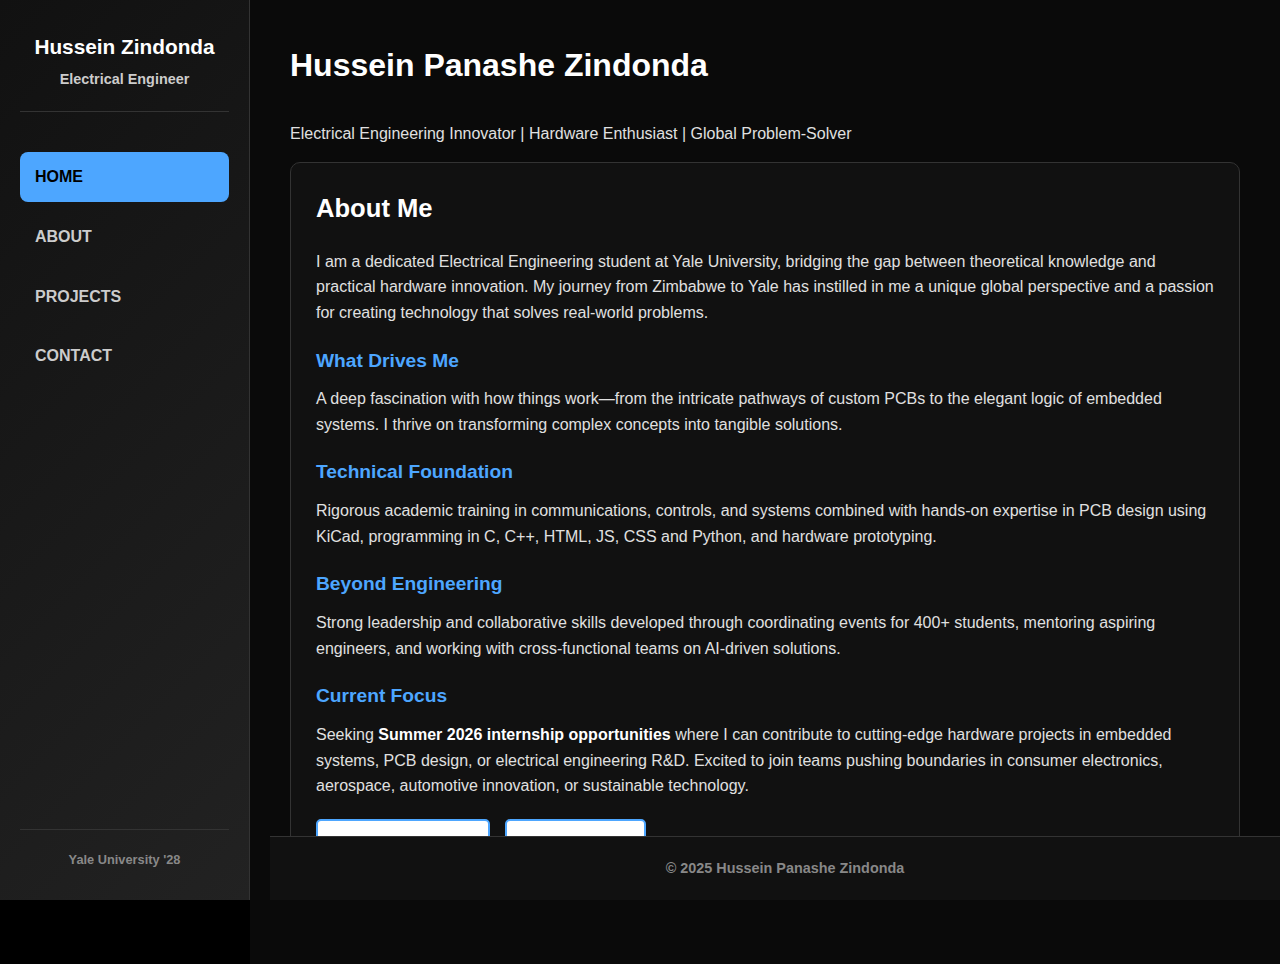
<file: index.html>
<!DOCTYPE html>
<html lang="en">
<head>
    <meta charset="UTF-8">
    <meta name="viewport" content="width=device-width, initial-scale=1.0">
    <title>My Portfolio - Home</title>
    <link rel="stylesheet" href="style.css">
</head>
<body>
    <button class="sidebar-toggle">☰</button>
    
    <!-- Sidebar -->
    <nav class="sidebar">
        <div class="sidebar-header">
            <h2>Hussein Zindonda</h2>
            <p>Electrical Engineer</p>
        </div>
        <ul class="sidebar-menu">
            <li><a href="index.html" class="active">HOME</a></li>
            <li><a href="about.html">ABOUT</a></li>
            <li><a href="projects.html">PROJECTS</a></li>
            <li><a href="contact.html">CONTACT</a></li>
        </ul>
        <footer>
            <p>&copy; 2025 Hussein Panashe Zindonda</p>
        </footer>
        <div class="sidebar-footer">
            <p>Yale University '28</p>
        </div>
    </nav>

    <!-- Main Content -->
   
    <main class="main-content">
        <div class="hero-section">
            <div class="hero-text">
                <h1>Hussein Panashe Zindonda</h1>
                <p class="hero-tagline">Electrical Engineering Innovator | Hardware Enthusiast | Global Problem-Solver</p>
            </div>
        </div>
        <div class="content-card">
            <div class="card-content">
                <h2>About Me</h2>
                <div class="summary-section">
                    <p class="summary-intro">I am a dedicated Electrical Engineering student at Yale University, bridging the gap between theoretical knowledge and practical hardware innovation. My journey from Zimbabwe to Yale has instilled in me a unique global perspective and a passion for creating technology that solves real-world problems.</p>
                    
                    <div class="highlight-grid">
                        <div class="highlight-item">
                            <h3>What Drives Me</h3>
                            <p>A deep fascination with how things work—from the intricate pathways of custom PCBs to the elegant logic of embedded systems. I thrive on transforming complex concepts into tangible solutions.</p>
                        </div>
                        
                        <div class="highlight-item">
                            <h3>Technical Foundation</h3>
                            <p>Rigorous academic training in communications, controls, and systems combined with hands-on expertise in PCB design using KiCad, programming in C, C++, HTML, JS, CSS and Python, and hardware prototyping.</p>
                        </div>
                        
                        <div class="highlight-item">
                            <h3>Beyond Engineering</h3>
                            <p>Strong leadership and collaborative skills developed through coordinating events for 400+ students, mentoring aspiring engineers, and working with cross-functional teams on AI-driven solutions.</p>
                        </div>
                    </div>
                    
                    <div class="current-focus">
                        <h3>Current Focus</h3>
                        <p>Seeking <strong>Summer 2026 internship opportunities</strong> where I can contribute to cutting-edge hardware projects in embedded systems, PCB design, or electrical engineering R&D. Excited to join teams pushing boundaries in consumer electronics, aerospace, automotive innovation, or sustainable technology.</p>
                    </div>
                </div>
                <div class="action-links">
                    <a href="projects.html" class="btn">View My Projects</a>
                    <a href="contact.html" class="btn">Get In Touch</a>
                </div>
            </div>
        </div>
    </main>
    <script>
        document.querySelector('.sidebar-toggle').addEventListener('click', function() {
            document.querySelector('.sidebar').classList.toggle('active');
        });
    </script>
    
</body>
</html>
</file>
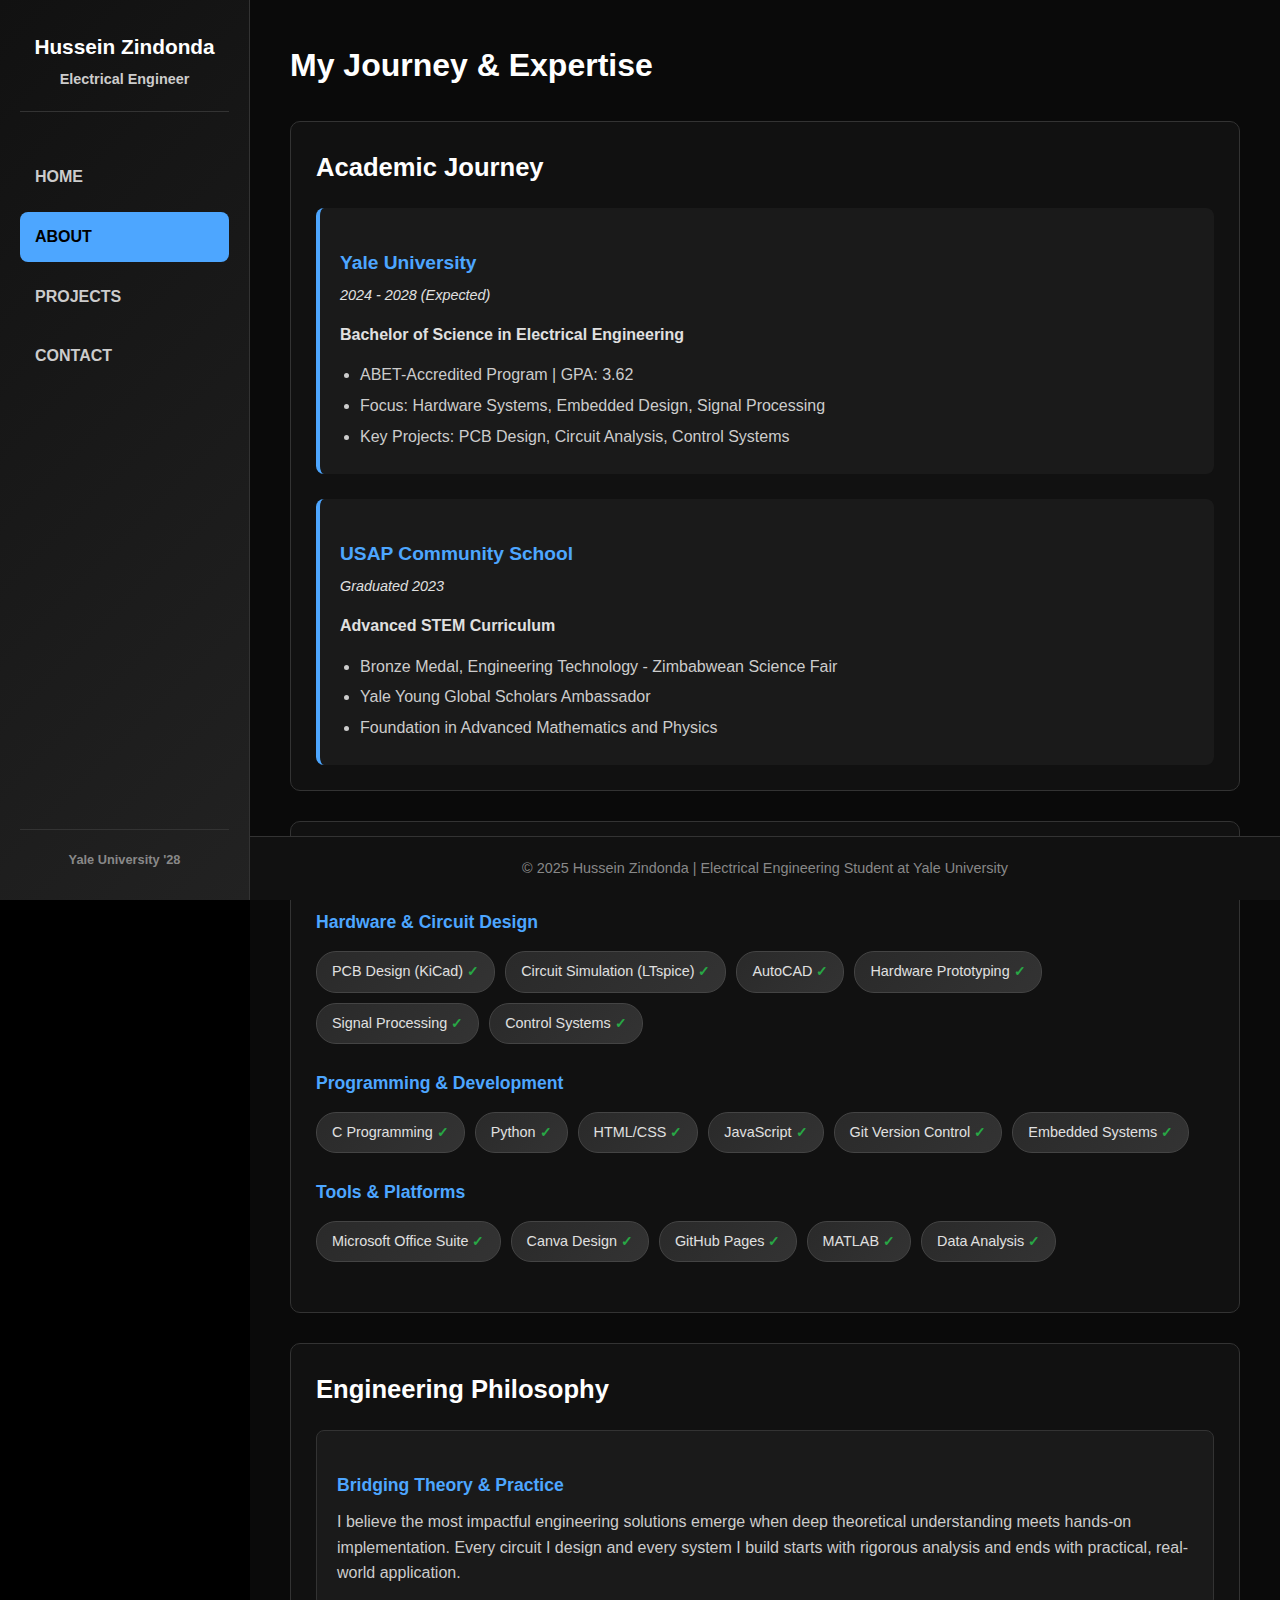
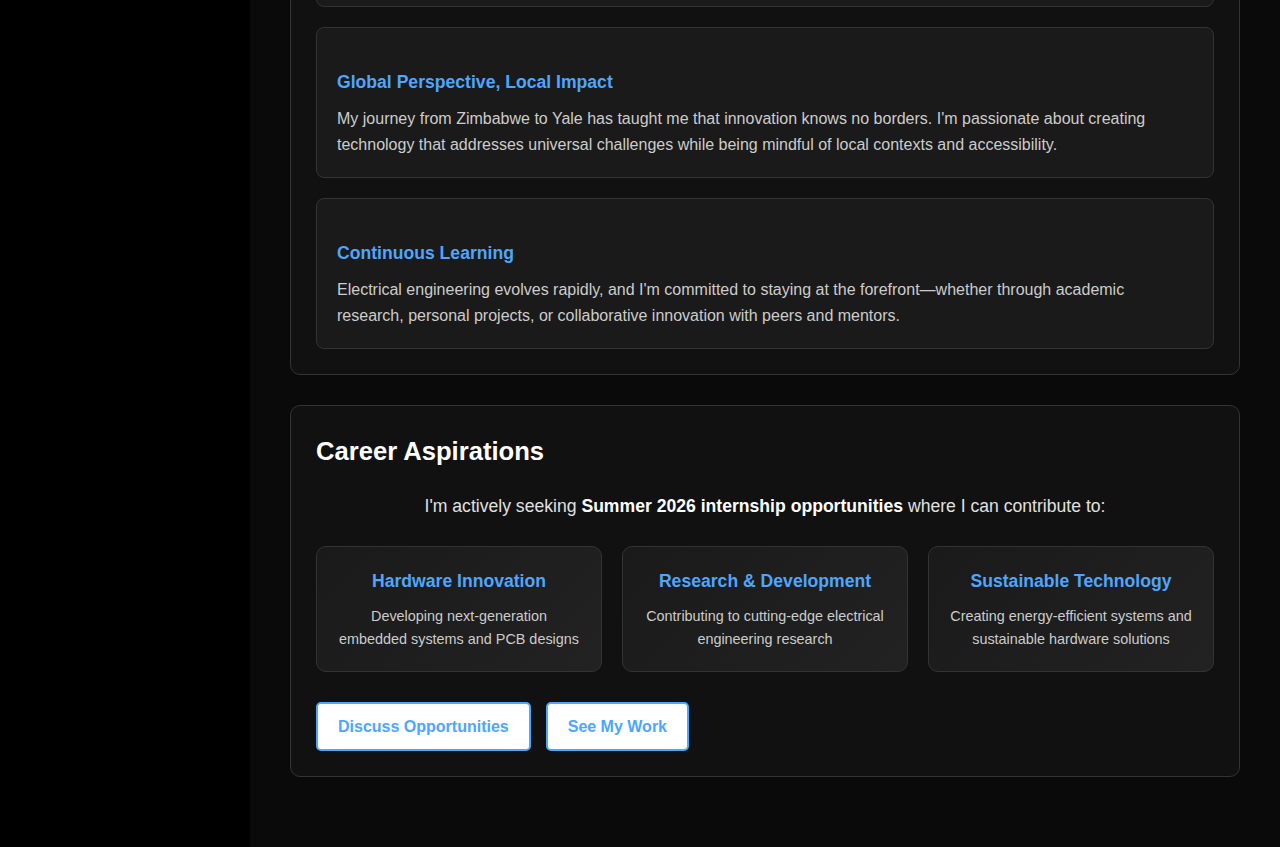
<file: about.html>
<!DOCTYPE html>
<html lang="en">
<head>
    <meta charset="UTF-8">
    <meta name="viewport" content="width=device-width, initial-scale=1.0">
    <title>My Portfolio - About</title>
    <link rel="stylesheet" href="style.css">
</head>
<body>
    <button class="sidebar-toggle">☰</button>
    
    <nav class="sidebar">
        <div class="sidebar-header">
            <h2>Hussein Zindonda</h2>
            <p>Electrical Engineer</p>
        </div>
        <ul class="sidebar-menu">
            <li><a href="index.html">HOME</a></li>
            <li><a href="about.html" class="active">ABOUT</a></li>
            <li><a href="projects.html">PROJECTS</a></li>
            <li><a href="contact.html">CONTACT</a></li>
        </ul>
        <div class="sidebar-footer">
            <p>Yale University '28</p>
        </div>
    </nav>

   <main class="main-content">
    <h1>My Journey & Expertise</h1>
        
        <!-- Academic Background -->
        <div class="content-card">
            <div class="card-content">
                <h2>Academic Journey</h2>
                <div class="education-timeline">
                    <div class="education-item">
                        <h3>Yale University</h3>
                        <p class="education-dates">2024 - 2028 (Expected)</p>
                        <p class="education-degree">Bachelor of Science in Electrical Engineering</p>
                        <ul>
                            <li>ABET-Accredited Program | GPA: 3.62</li>
                            <li>Focus: Hardware Systems, Embedded Design, Signal Processing</li>
                            <li>Key Projects: PCB Design, Circuit Analysis, Control Systems</li>
                        </ul>
                    </div>
                    
                    <div class="education-item">
                        <h3>USAP Community School</h3>
                        <p class="education-dates">Graduated 2023</p>
                        <p class="education-degree">Advanced STEM Curriculum</p>
                        <ul>
                            <li>Bronze Medal, Engineering Technology - Zimbabwean Science Fair</li>
                            <li>Yale Young Global Scholars Ambassador</li>
                            <li>Foundation in Advanced Mathematics and Physics</li>
                        </ul>
                    </div>
                </div>
            </div>
        </div>

        <!-- Technical Skills Deep Dive -->
        <div class="content-card">
            <div class="card-content">
                <h2>Technical Proficiency</h2>
                
                <div class="skills-category">
                    <h3>Hardware & Circuit Design</h3>
                    <div class="skills-grid">
                        <span class="skill-tag">PCB Design (KiCad)</span>
                        <span class="skill-tag">Circuit Simulation (LTspice)</span>
                        <span class="skill-tag">AutoCAD</span>
                        <span class="skill-tag">Hardware Prototyping</span>
                        <span class="skill-tag">Signal Processing</span>
                        <span class="skill-tag">Control Systems</span>
                    </div>
                </div>
                
                <div class="skills-category">
                    <h3>Programming & Development</h3>
                    <div class="skills-grid">
                        <span class="skill-tag">C Programming</span>
                        <span class="skill-tag">Python</span>
                        <span class="skill-tag">HTML/CSS</span>
                        <span class="skill-tag">JavaScript</span>
                        <span class="skill-tag">Git Version Control</span>
                        <span class="skill-tag">Embedded Systems</span>
                    </div>
                </div>
                
                <div class="skills-category">
                    <h3>Tools & Platforms</h3>
                    <div class="skills-grid">
                        <span class="skill-tag">Microsoft Office Suite</span>
                        <span class="skill-tag">Canva Design</span>
                        <span class="skill-tag">GitHub Pages</span>
                        <span class="skill-tag">MATLAB</span>
                        <span class="skill-tag">Data Analysis</span>
                    </div>
                </div>
            </div>
        </div>

        <!-- Professional Philosophy -->
        <div class="content-card">
            <div class="card-content">
                <h2>Engineering Philosophy</h2>
                <div class="philosophy-content">
                    <div class="philosophy-point">
                        <h3>Bridging Theory & Practice</h3>
                        <p>I believe the most impactful engineering solutions emerge when deep theoretical understanding meets hands-on implementation. Every circuit I design and every system I build starts with rigorous analysis and ends with practical, real-world application.</p>
                    </div>
                    
                    <div class="philosophy-point">
                        <h3>Global Perspective, Local Impact</h3>
                        <p>My journey from Zimbabwe to Yale has taught me that innovation knows no borders. I'm passionate about creating technology that addresses universal challenges while being mindful of local contexts and accessibility.</p>
                    </div>
                    
                    <div class="philosophy-point">
                        <h3>Continuous Learning</h3>
                        <p>Electrical engineering evolves rapidly, and I'm committed to staying at the forefront—whether through academic research, personal projects, or collaborative innovation with peers and mentors.</p>
                    </div>
                </div>
            </div>
        </div>

        <!-- Career Goals -->
        <div class="content-card">
            <div class="card-content">
                <h2>Career Aspirations</h2>
                <div class="goals-content">
                    <p>I'm actively seeking <strong>Summer 2026 internship opportunities</strong> where I can contribute to:</p>
                    
                    <div class="goals-grid">
                        <div class="goal-item">
                            <h4>Hardware Innovation</h4>
                            <p>Developing next-generation embedded systems and PCB designs</p>
                        </div>
                        
                        <div class="goal-item">
                            <h4>Research & Development</h4>
                            <p>Contributing to cutting-edge electrical engineering research</p>
                        </div>
                        
                        <div class="goal-item">
                            <h4>Sustainable Technology</h4>
                            <p>Creating energy-efficient systems and sustainable hardware solutions</p>
                        </div>
                    </div>
                    
                    <div class="action-links">
                        <a href="contact.html" class="btn">Discuss Opportunities</a>
                        <a href="projects.html" class="btn">See My Work</a>
                    </div>
                </div>
            </div>
        </div>
    </main>

    <footer>
        <p>&copy; 2025 Hussein Zindonda | Electrical Engineering Student at Yale University</p>
    </footer>

    <script>
        document.querySelector('.sidebar-toggle').addEventListener('click', function() {
            document.querySelector('.sidebar').classList.toggle('active');
        });
    </script>
</body>
</html>
</file>
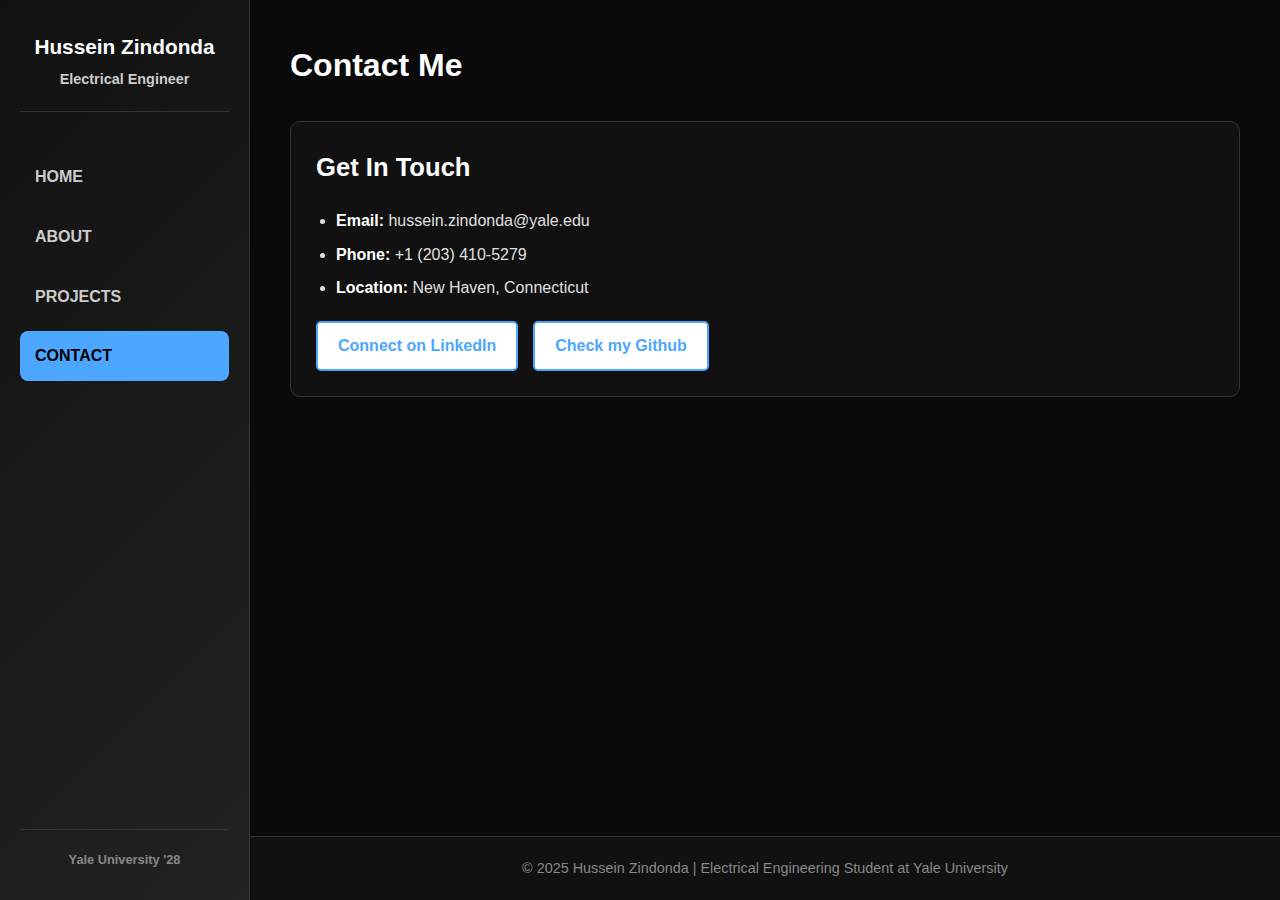
<file: contact.html>
<!DOCTYPE html>
<html lang="en">
<head>
    <meta charset="UTF-8">
    <meta name="viewport" content="width=device-width, initial-scale=1.0">
    <title>My Portfolio - Contact</title>
    <link rel="stylesheet" href="style.css">
</head>
<body>
    <button class="sidebar-toggle">☰</button>
    
    <nav class="sidebar">
        <div class="sidebar-header">
            <h2>Hussein Zindonda</h2>
            <p>Electrical Engineer</p>
        </div>
        <ul class="sidebar-menu">
            <li><a href="index.html">HOME</a></li>
            <li><a href="about.html">ABOUT</a></li>
            <li><a href="projects.html">PROJECTS</a></li>
            <li><a href="contact.html" class="active">CONTACT</a></li>
        </ul>
        <div class="sidebar-footer">
            <p>Yale University '28</p>
        </div>
    </nav>

    <main class="main-content">
        <h1>Contact Me</h1>
        
        <div class="content-card">
            <div class="card-content">
                <h2>Get In Touch</h2>
                <ul>
                    <li><strong>Email:</strong> hussein.zindonda@yale.edu</li>
                    <li><strong>Phone:</strong> +1 (203) 410-5279</li>
                    <li><strong>Location:</strong> New Haven, Connecticut</li>
                </ul>
                
                <div class="action-links">
                    <a href="https://www.linkedin.com/in/hussein-panashe-zindonda-5a020723b" class="btn">Connect on LinkedIn</a>
                    <a href="https://github.com/husseinzindonda-dev" class="btn">Check my Github</a>
                </div>
            </div>
        </div>
    </main>
    <footer>
        <p>&copy; 2025 Hussein Zindonda | Electrical Engineering Student at Yale University</p>
    </footer>

    <script>
        document.querySelector('.sidebar-toggle').addEventListener('click', function() {
            document.querySelector('.sidebar').classList.toggle('active');
        });
    </script>
</body>
</html>
</file>
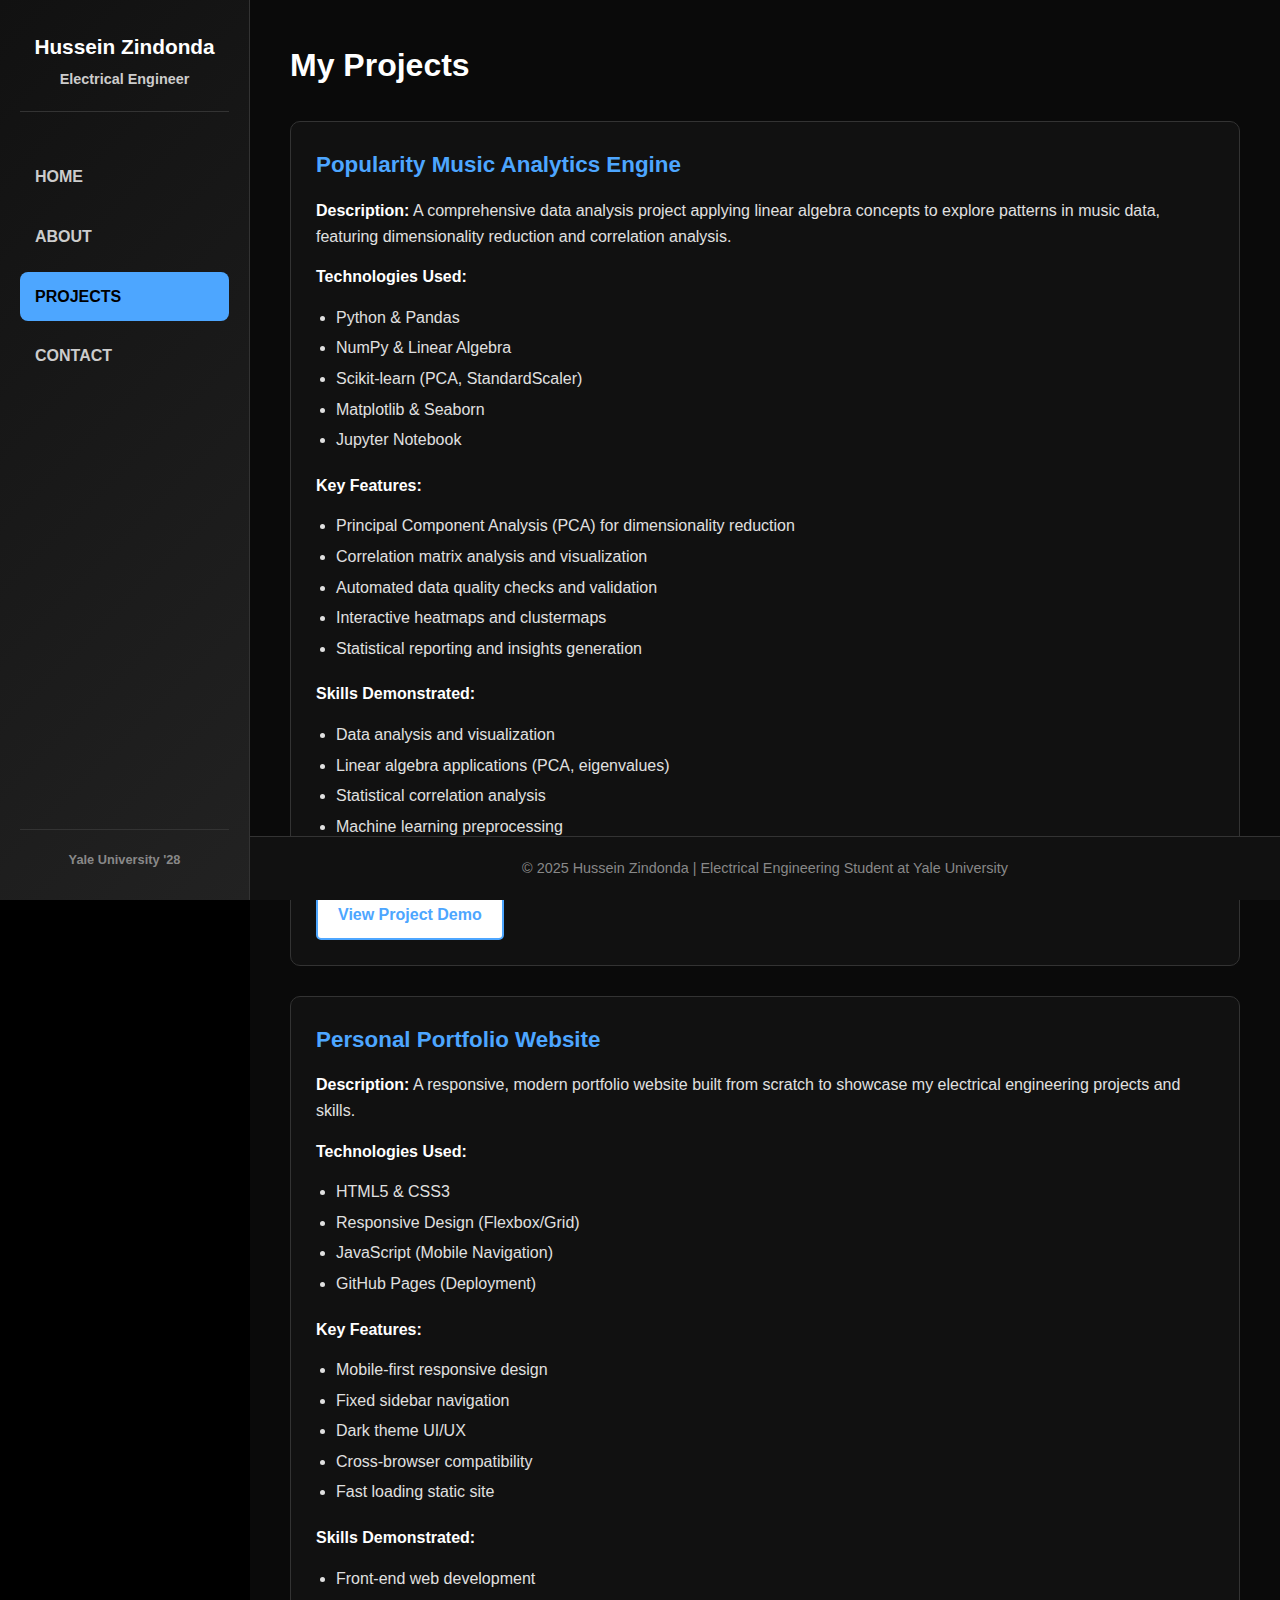
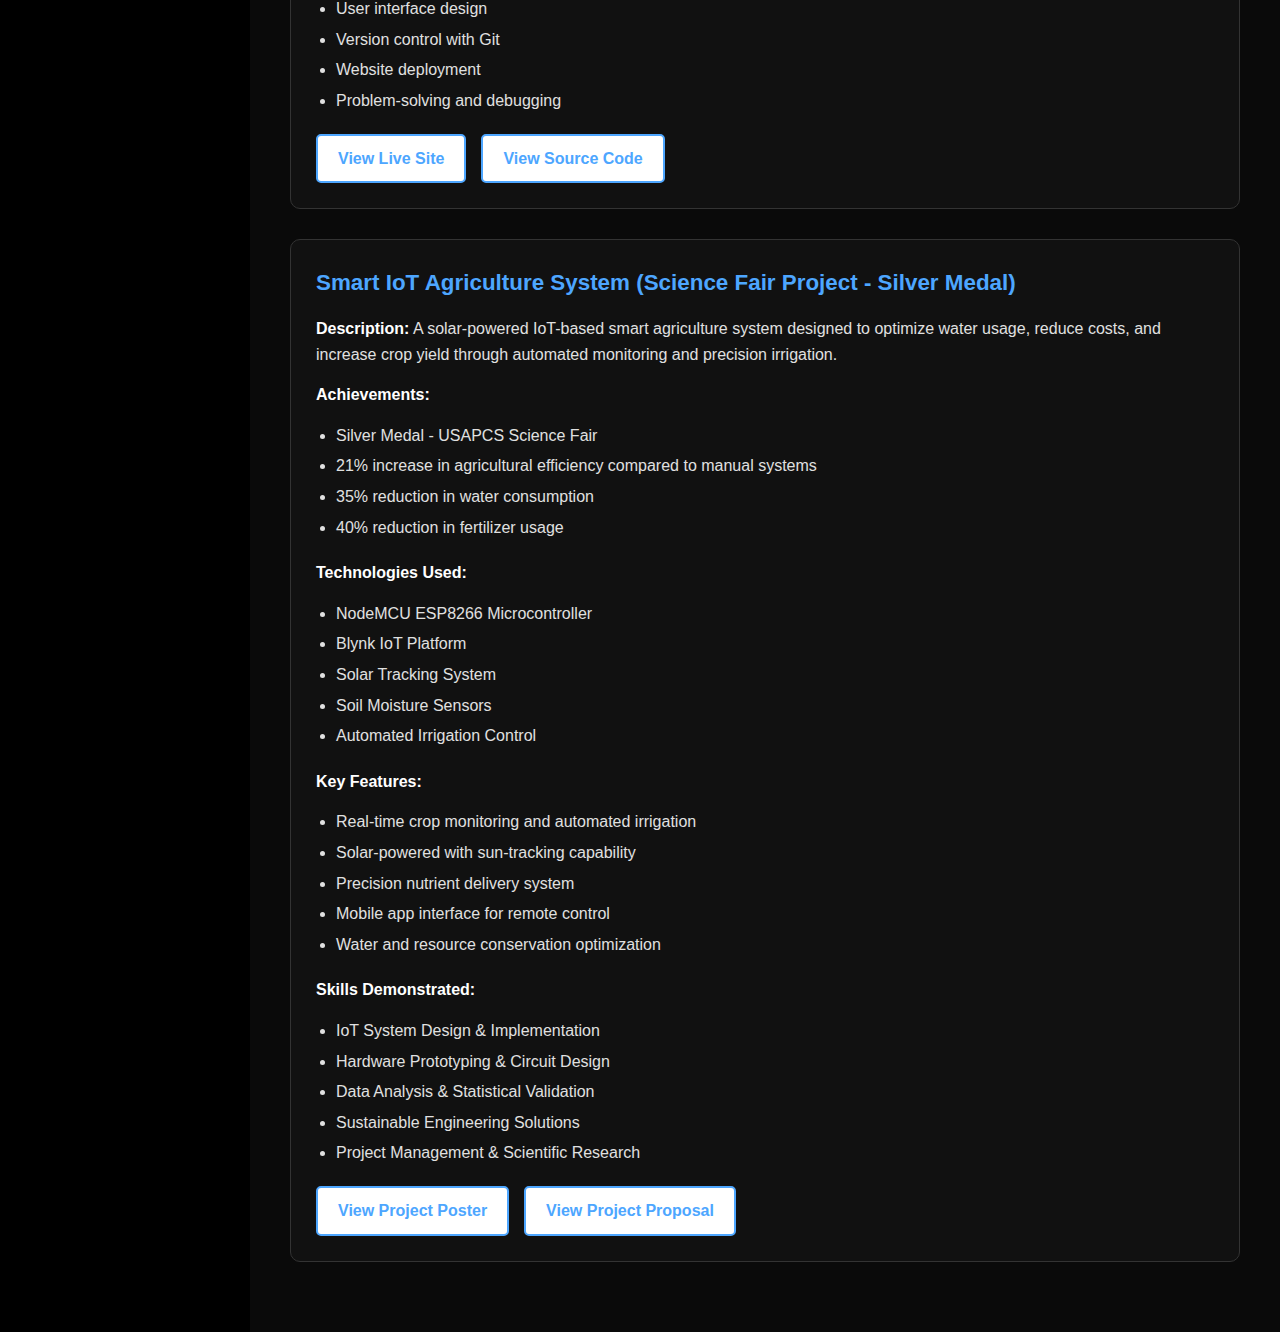
<file: projects.html>
<!DOCTYPE html>
<html lang="en">
<head>
    <meta charset="UTF-8">
    <meta name="viewport" content="width=device-width, initial-scale=1.0">
    <title>My Portfolio - Contact</title>
    <link rel="stylesheet" href="style.css">
</head>
<body>
    <button class="sidebar-toggle">☰</button>
    
    <nav class="sidebar">
        <div class="sidebar-header">
            <h2>Hussein Zindonda</h2>
            <p>Electrical Engineer</p>
        </div>
        <ul class="sidebar-menu">
            <li><a href="index.html">HOME</a></li>
            <li><a href="about.html">ABOUT</a></li>
            <li><a href="projects.html" class="active">PROJECTS</a></li>
            <li><a href="contact.html">CONTACT</a></li>
        </ul>
        <div class="sidebar-footer">
            <p>Yale University '28</p>
        </div>
    </nav>
<main class="main-content">
    <h1>My Projects</h1>
    <!-- Music Analytics Project -->
<div class="project-card">
    <h2>Popularity Music Analytics Engine</h2>
    <div class="project-details">
        <p><strong>Description:</strong> A comprehensive data analysis project applying linear algebra concepts to explore patterns in music data, featuring dimensionality reduction and correlation analysis.</p>
        
        <p><strong>Technologies Used:</strong></p>
        <ul>
            <li>Python & Pandas</li>
            <li>NumPy & Linear Algebra</li>
            <li>Scikit-learn (PCA, StandardScaler)</li>
            <li>Matplotlib & Seaborn</li>
            <li>Jupyter Notebook</li>
        </ul>
        
        <p><strong>Key Features:</strong></p>
        <ul>
            <li>Principal Component Analysis (PCA) for dimensionality reduction</li>
            <li>Correlation matrix analysis and visualization</li>
            <li>Automated data quality checks and validation</li>
            <li>Interactive heatmaps and clustermaps</li>
            <li>Statistical reporting and insights generation</li>
        </ul>
        
        <p><strong>Skills Demonstrated:</strong></p>
        <ul>
            <li>Data analysis and visualization</li>
            <li>Linear algebra applications (PCA, eigenvalues)</li>
            <li>Statistical correlation analysis</li>
            <li>Machine learning preprocessing</li>
            <li>Object-oriented programming in Python</li>
        </ul>
        
        <div class="project-links">
            <a href="https://popularity-music-analyzer-z.streamlit.app/" class="btn">View Project Demo</a>
        </div>
    </div>
</div>

    <!-- Personal Website Project -->
    <div class="project-card">
        <h2>Personal Portfolio Website</h2>
        <div class="project-details">
            <p><strong>Description:</strong> A responsive, modern portfolio website built from scratch to showcase my electrical engineering projects and skills.</p>
            
            <p><strong>Technologies Used:</strong></p>
            <ul>
                <li>HTML5 & CSS3</li>
                <li>Responsive Design (Flexbox/Grid)</li>
                <li>JavaScript (Mobile Navigation)</li>
                <li>GitHub Pages (Deployment)</li>
            </ul>
            
            <p><strong>Key Features:</strong></p>
            <ul>
                <li>Mobile-first responsive design</li>
                <li>Fixed sidebar navigation</li>
                <li>Dark theme UI/UX</li>
                <li>Cross-browser compatibility</li>
                <li>Fast loading static site</li>
            </ul>
            
            <p><strong>Skills Demonstrated:</strong></p>
            <ul>
                <li>Front-end web development</li>
                <li>User interface design</li>
                <li>Version control with Git</li>
                <li>Website deployment</li>
                <li>Problem-solving and debugging</li>
            </ul>
            
            <div class="project-links">
                <a href="index.html" class="btn">View Live Site</a>
                <a href="https://github.com/yourusername/your-repo" class="btn">View Source Code</a>
            </div>
        </div>
    </div>

    <!-- Smart IoT Agriculture Project -->
<div class="project-card">
    <h2>Smart IoT Agriculture System (Science Fair Project - Silver Medal)</h2>
    <div class="project-details">
        <p><strong>Description:</strong> A solar-powered IoT-based smart agriculture system designed to optimize water usage, reduce costs, and increase crop yield through automated monitoring and precision irrigation.</p>
        
        <p><strong>Achievements:</strong></p>
        <ul>
            <li>Silver Medal - USAPCS Science Fair</li>
            <li>21% increase in agricultural efficiency compared to manual systems</li>
            <li>35% reduction in water consumption</li>
            <li>40% reduction in fertilizer usage</li>
        </ul>
        
        <p><strong>Technologies Used:</strong></p>
        <ul>
            <li>NodeMCU ESP8266 Microcontroller</li>
            <li>Blynk IoT Platform</li>
            <li>Solar Tracking System</li>
            <li>Soil Moisture Sensors</li>
            <li>Automated Irrigation Control</li>
        </ul>
        
        <p><strong>Key Features:</strong></p>
        <ul>
            <li>Real-time crop monitoring and automated irrigation</li>
            <li>Solar-powered with sun-tracking capability</li>
            <li>Precision nutrient delivery system</li>
            <li>Mobile app interface for remote control</li>
            <li>Water and resource conservation optimization</li>
        </ul>
        
        <p><strong>Skills Demonstrated:</strong></p>
        <ul>
            <li>IoT System Design & Implementation</li>
            <li>Hardware Prototyping & Circuit Design</li>
            <li>Data Analysis & Statistical Validation</li>
            <li>Sustainable Engineering Solutions</li>
            <li>Project Management & Scientific Research</li>
        </ul>
        
        <div class="project-links">
            <a href="https://docs.google.com/presentation/d/1IBfzJRdfk9C_-VPclUNmbHVKBT67Y5pVFwSBjuGOgc0/edit?usp=sharing" class="btn">View Project Poster</a>
            <a href="https://docs.google.com/document/d/17XwPs-5fwnSQ-0-3AD7MG4COBveLJI37d4okmjuTiMk/edit?usp=sharing" class="btn">View Project Proposal</a>
        </div>
    </div>
</div>
</main>
    <footer>
        <p>&copy; 2025 Hussein Zindonda | Electrical Engineering Student at Yale University</p>
    </footer>
    <script>
        document.querySelector('.sidebar-toggle').addEventListener('click', function() {
            document.querySelector('.sidebar').classList.toggle('active');
        });
    </script>
    
</body>
</html>
</file>
<file: style.css>
/* ===== CSS RESET & BASE STYLES ===== */
* {
    margin: 0;
    padding: 0;
    box-sizing: border-box;
}

/* ===== GLOBAL BODY STYLES ===== */
body {
    font-family: 'Arial', sans-serif;
    line-height: 1.6;
    color: #ffffff;
    background-color: #000000;
    display: flex;
    min-height: 100vh;
}

/* ===== CONTENT CARD STYLES - APPLIED TO ALL PAGES ===== */
.content-card {
    background-color: #111111;
    border: 1px solid #333333;
    border-radius: 10px;
    padding: 25px;
    margin-bottom: 30px;
    transition: transform 0.3s ease, box-shadow 0.3s ease;
}

.content-card:hover {
    transform: translateY(-5px);
    box-shadow: 0 10px 25px rgba(0, 0, 0, 0.3);
    border-color: #4da6ff;
}

.content-card h2 {
    color: #4da6ff;
    margin-bottom: 15px;
    font-size: 1.4em;
}

.content-card h3 {
    color: #4da6ff;
    margin: 20px 0 10px 0;
    font-size: 1.2em;
}

.card-content {
    color: #e0e0e0;
}

.card-content strong {
    color: #ffffff;
}

.card-content ul {
    margin: 10px 0 20px 20px;
}

.card-content li {
    margin-bottom: 5px;
}

/* ===== SIDEBAR NAVIGATION STYLES ===== */
.sidebar {
    font-weight: bolder;
    width: 250px;
    background: linear-gradient(135deg, #111111 0%, #222222 100%);
    padding: 30px 20px;
    border-right: 1px solid #333333;
    display: flex;
    flex-direction: column;
    position: fixed;
    height: 100vh;
    left: 0;
    top: 0;
    overflow-y: auto;
}

.sidebar-header {
    text-align: center;
    margin-bottom: 40px;
    padding-bottom: 20px;
    border-bottom: 1px solid #333333;
}

.sidebar-header h2 {
    color: #ffffff;
    font-size: 1.3em;
    margin-bottom: 5px;
}

.sidebar-header p {
    color: #cccccc;
    font-size: 0.9em;
}

.sidebar-menu {
    list-style: none;
    flex-grow: 1;
}

.sidebar-menu li {
    margin-bottom: 10px;
}

.sidebar-menu a {
    display: block;
    color: #cccccc;
    text-decoration: none;
    padding: 12px 15px;
    border-radius: 8px;
    transition: all 0.3s ease;
    font-size: 1em;
}

.sidebar-menu a:hover {
    background-color: #333333;
    color: #4da6ff;
    transform: translateX(5px);
}

.sidebar-menu a.active {
    background-color: #4da6ff;
    color: #000000;
    font-weight: bold;
}

.sidebar-footer {
    text-align: center;
    padding-top: 20px;
    border-top: 1px solid #333333;
    color: #888888;
    font-size: 0.8em;
}

/* ===== MAIN CONTENT AREA ===== */
.main-content {
    flex: 1;
    margin-left: 250px; /* Same as sidebar width */
    padding: 40px;
    background-color: #0a0a0a;
    min-height: 100vh;
}

.main-content h1 {
    color: #ffffff;
    margin-bottom: 30px;
    font-size: 2em;
}

.main-content h2 {
    color: #ffffff;
    margin-bottom: 20px;
    font-size: 1.6em;
}

.main-content p {
    color: #e0e0e0;
    margin-bottom: 15px;
    line-height: 1.6;
}

.main-content ul {
    color: #e0e0e0;
    margin-left: 20px;
    margin-bottom: 20px;
}

.main-content li {
    margin-bottom: 8px;
}

.main-content a {
    color: #4da6ff;
    text-decoration: none;
}

.main-content a:hover {
    text-decoration: underline;
}

/* ===== BUTTON STYLES ===== */
.action-links {
    margin-top: 20px;
    display: flex;
    gap: 15px;
    flex-wrap: wrap;
}

.btn {
    display: inline-block;
    background-color: white;
    color: #000000;
    padding: 10px 20px;
    border-radius: 5px;
    text-decoration: none;
    font-weight: bold;
    transition: all 0.3s ease;
    border: 2px solid #4da6ff;
}

.btn:hover {
    background-color: transparent;
    color: #4da6ff;
    transform: translateY(-2px);
}

/* ===== FOOTER STYLES ===== */
footer {
    text-align: center;
    padding: 20px;
    background-color: #111111;
    color: #888888;
    position: fixed;
    bottom: 0;
    width: calc(100% - 250px); 
    margin-left: 250px;
    font-size: 0.9em;
    border-top: 1px solid #333333;
}

/* ===== SIDEBAR TOGGLE FOR MOBILE ===== */
.sidebar-toggle {
    display: none;
    position: fixed;
    top: 20px;
    left: 20px;
    z-index: 1000;
    background: #4da6ff;
    border: none;
    color: white;
    padding: 10px 15px;
    border-radius: 5px;
    cursor: pointer;
    font-size: 1.2em;
}
/* Education Timeline */
.education-timeline {
    display: flex;
    flex-direction: column;
    gap: 25px;
}

.education-item {
    background: #1a1a1a;
    padding: 20px;
    border-radius: 8px;
    border-left: 4px solid #4da6ff;
}

.education-item h3 {
    color: #4da6ff;
    margin-bottom: 5px;
    font-size: 1.2em;
}

.education-dates {
    color: #888888;
    font-style: italic;
    margin-bottom: 5px;
    font-size: 0.9em;
}

.education-degree {
    color: #ffffff;
    font-weight: bold;
    margin-bottom: 10px;
}

.education-item ul {
    margin: 10px 0 0 20px;
}

.education-item li {
    color: #cccccc;
    margin-bottom: 5px;
}

/* Skills Grid */
.skill-tag::after {
    content: " ✓";
    color: #28a745;
    font-weight: bold;
}

.skills-category {
    margin-bottom: 25px;
}

.skills-category h3 {
    color: #4da6ff;
    margin-bottom: 15px;
    font-size: 1.1em;
}

.skills-grid {
    display: flex;
    flex-wrap: wrap;
    gap: 10px;
}

.skill-tag {
    background: linear-gradient(135deg, #2a2a2a 0%, #333333 100%);
    color: #e0e0e0;
    padding: 8px 15px;
    border-radius: 20px;
    border: 1px solid #444444;
    font-size: 0.9em;
    transition: all 0.3s ease;
}

.skill-tag:hover {
    background: #4da6ff;
    color: #000000;
    transform: translateY(-2px);
}

/* Philosophy Section */
.philosophy-content {
    display: flex;
    flex-direction: column;
    gap: 20px;
}

.philosophy-point {
    background: #1a1a1a;
    padding: 20px;
    border-radius: 8px;
    border: 1px solid #333333;
}

.philosophy-point h3 {
    color: #4da6ff;
    margin-bottom: 10px;
    font-size: 1.1em;
}

.philosophy-point p {
    color: #cccccc;
    margin: 0;
    line-height: 1.6;
}

/* Career Goals */
.goals-content p {
    text-align: center;
    margin-bottom: 25px;
    font-size: 1.1em;
}

.goals-grid {
    display: grid;
    grid-template-columns: repeat(auto-fit, minmax(250px, 1fr));
    gap: 20px;
    margin-bottom: 30px;
}

.goal-item {
    background: linear-gradient(135deg, #1a1a1a 0%, #222222 100%);
    padding: 20px;
    border-radius: 10px;
    text-align: center;
    border: 1px solid #333333;
    transition: transform 0.3s ease;
}

.goal-item:hover {
    transform: translateY(-5px);
    border-color: #4da6ff;
}

.goal-item h4 {
    color: #4da6ff;
    margin-bottom: 10px;
    font-size: 1.1em;
}

.goal-item p {
    color: #cccccc;
    margin: 0;
    font-size: 0.9em;
}

/* ===== RESPONSIVE DESIGN ===== */
@media (max-width: 768px) {
    .education-timeline {
        gap: 20px;
    }
    
    .skills-grid {
        gap: 8px;
    }
    
    .skill-tag {
        padding: 6px 12px;
        font-size: 0.85em;
    }
    
    .goals-grid {
        grid-template-columns: 1fr;
    }
    
    .philosophy-point {
        padding: 15px;
    }
}
/* ===== RESPONSIVE DESIGN ===== */
/* Mobile-specific styles for screens 768px and smaller */
@media (max-width: 768px) {
    .sidebar {
        transform: translateX(-100%);
        transition: transform 0.3s ease;
        z-index: 999;
    }
    
    .sidebar.active {
        transform: translateX(0);
    }
    
    .main-content {
        margin-left: 0;
        padding: 20px;
        padding-top: 70px;
        padding-bottom: 80px; /* Extra padding for mobile footer */
    }
    
    .sidebar-toggle {
        display: block;
    }
    
    /* Adjust footer for mobile */
    footer {
        width: 100%;
        margin-left: 0;
        padding: 15px;
    }
    
    /* Adjust content cards for mobile */
    .content-card {
        padding: 20px;
        margin-bottom: 20px;
    }
    
    .action-links {
        flex-direction: column;
        gap: 10px;
    }
    
    .btn {
        text-align: center;
    }
}

/* Project Cards Styling */
.project-card {
    background-color: #111111;
    border: 1px solid #333333;
    border-radius: 10px;
    padding: 25px;
    margin-bottom: 30px;
    transition: transform 0.3s ease, box-shadow 0.3s ease;
}

.project-card:hover {
    transform: translateY(-5px);
    box-shadow: 0 10px 25px rgba(0, 0, 0, 0.3);
    border-color: #4da6ff;
}

.project-card h2 {
    color: #4da6ff;
    margin-bottom: 15px;
    font-size: 1.4em;
}

.project-details {
    color: #e0e0e0;
}

.project-details strong {
    color: #ffffff;
}

.project-details ul {
    margin: 10px 0 20px 20px;
}

.project-details li {
    margin-bottom: 5px;
}

/* Project Links Buttons */
.project-links {
    margin-top: 20px;
    display: flex;
    gap: 15px;
    flex-wrap: wrap;
}

.btn {
    display: inline-block;
    background-color: white;
    color: #000000;
    padding: 10px 20px;
    border-radius: 5px;
    text-decoration: none;
    font-weight: bold;
    transition: all 0.3s ease;
    border: 2px solid #4da6ff;
}

.btn:hover {
    background-color: transparent;
    color: #4da6ff;
    transform: translateY(-2px);
}
</file>
